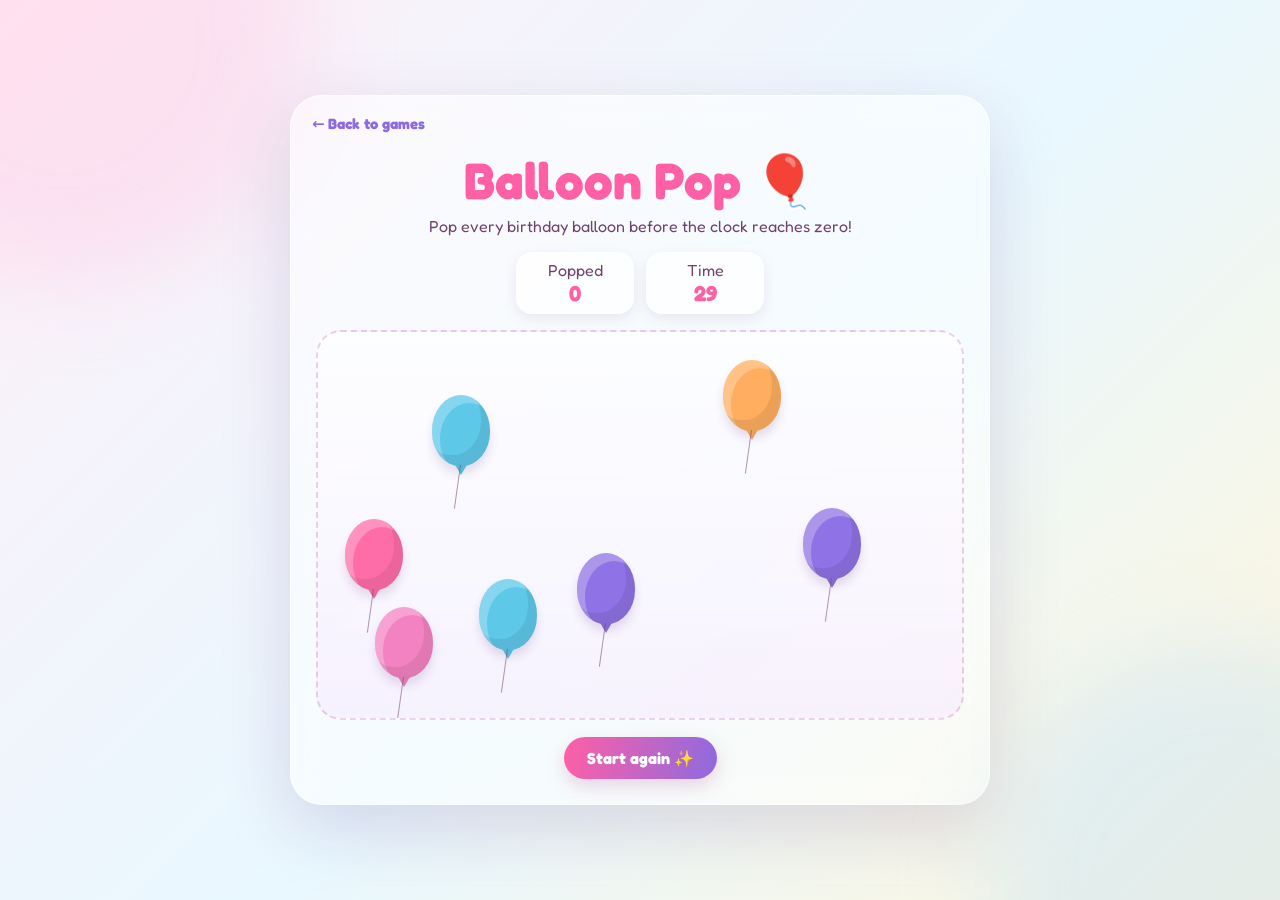
<file: balloon-pop.html>
<!DOCTYPE html>
<html lang="en">
<head>
  <meta name="color-scheme" content="only light">
  <meta charset="UTF-8">
  <meta name="viewport" content="width=device-width, initial-scale=1.0">
  <title>Birthday Balloon Pop</title>
  <link href="https://fonts.googleapis.com/css2?family=Fredoka:wght@500;600;700&display=swap" rel="stylesheet">
  <style>
    :root { --pink:#ff5fa5; --purple:#8e6ae0; --ink:#70436f; }
    * { box-sizing:border-box; }
    body { min-height:100vh; margin:0; padding:20px; display:grid; place-items:center; overflow:hidden; font-family:Fredoka,system-ui,sans-serif; color:var(--ink); background:linear-gradient(135deg,#fff0f8,#e9f8ff 54%,#fff6dc); }
    body::before,body::after { content:''; position:fixed; width:38vmax; aspect-ratio:1; border-radius:50%; filter:blur(45px); opacity:.34; pointer-events:none; }
    body::before { background:#ffc0df; left:-14vmax; top:-16vmax; } body::after { background:#b5ddff; right:-15vmax; bottom:-18vmax; }
    .card { position:relative; width:min(94vw,700px); min-height:600px; overflow:hidden; padding:25px; text-align:center; border:1px solid rgba(255,255,255,.9); border-radius:32px; background:rgba(255,255,255,.52); box-shadow:0 24px 70px rgba(105,63,132,.18); backdrop-filter:blur(12px); }
    .back { position:absolute; top:19px; left:21px; z-index:3; text-decoration:none; color:var(--purple); font-size:.93rem; font-weight:700; }
    h1 { margin:28px 0 4px; font-size:clamp(2rem,6vw,3.2rem); color:var(--pink); text-shadow:0 3px 0 #fff; }
    .intro { margin:0 0 16px; }
    .stats { display:flex; justify-content:center; gap:12px; margin-bottom:16px; }
    .stat { min-width:118px; padding:8px 15px; border-radius:16px; background:rgba(255,255,255,.75); box-shadow:0 5px 13px rgba(108,57,122,.1); }
    .stat b { display:block; color:var(--pink); font-size:1.35rem; }
    .playfield { position:relative; height:390px; overflow:hidden; border:2px dashed rgba(201,121,191,.34); border-radius:25px; background:linear-gradient(180deg,rgba(255,255,255,.7),rgba(247,232,255,.5)); }
    .balloon { position:absolute; width:58px; height:71px; padding:0; border:0; border-radius:50% 50% 48% 48%; cursor:pointer; background:var(--color); box-shadow:inset -9px -11px 0 rgba(0,0,0,.08), inset 8px 8px 0 rgba(255,255,255,.25), 0 7px 10px rgba(103,65,128,.16); animation:float var(--speed) ease-in-out infinite alternate; transition:transform .12s ease,opacity .18s ease; }
    .balloon::before { content:''; position:absolute; bottom:-9px; left:22px; border-left:7px solid transparent; border-right:7px solid transparent; border-top:12px solid var(--color); filter:brightness(.92); }
    .balloon::after { content:''; position:absolute; width:1px; height:44px; left:28px; top:70px; background:rgba(112,67,111,.55); transform:rotate(8deg); transform-origin:top; }
    .balloon:hover { transform:scale(1.1); } .balloon.pop { transform:scale(1.65); opacity:0; pointer-events:none; }
    .burst { position:absolute; z-index:2; font-size:1.6rem; pointer-events:none; animation:burst .55s ease-out forwards; }
    @keyframes float { to { margin-top:-14px; } } @keyframes burst { to { transform:translate(var(--x),var(--y)) rotate(120deg); opacity:0; } }
    .restart { margin-top:17px; border:0; border-radius:999px; padding:11px 23px; cursor:pointer; font:700 1rem Fredoka,sans-serif; color:#fff; background:linear-gradient(100deg,var(--pink),var(--purple)); box-shadow:0 7px 18px rgba(175,91,156,.25); transition:transform .2s; }
    .restart:hover { transform:translateY(-3px); }
    .message { position:absolute; inset:0; z-index:4; display:none; place-content:center; padding:30px; background:rgba(255,255,255,.84); backdrop-filter:blur(5px); }
    .message.show { display:grid; } .message h2 { margin:0; color:var(--pink); font-size:clamp(2rem,6vw,3rem); } .message p { margin:10px 0 16px; font-size:1.1rem; }
    @media (max-width:480px) { .card { min-height:570px; padding:19px 14px; } .playfield { height:360px; } h1 { margin-top:35px; } .balloon { transform:scale(.86); } }
  </style>
  <link rel="stylesheet" href="mobile-webview.css">
</head>
<body>
  <main class="card">
    <a class="back" href="games.html">&larr; Back to games</a>
    <h1>Balloon Pop 🎈</h1>
    <p class="intro">Pop every birthday balloon before the clock reaches zero!</p>
    <div class="stats"><div class="stat">Popped <b id="score">0</b></div><div class="stat">Time <b id="time">30</b></div></div>
    <section class="playfield" id="playfield" aria-label="Balloon popping game"></section>
    <button class="restart" id="restart">Start again ✨</button>
    <div class="message" id="message"><div><h2 id="result">Yay! 🎉</h2><p id="resultText"></p><button class="restart" id="playAgain">Play again</button></div></div>
  </main>
  <script>
    const field=document.getElementById('playfield'),scoreEl=document.getElementById('score'),timeEl=document.getElementById('time'),message=document.getElementById('message'),result=document.getElementById('result'),resultText=document.getElementById('resultText');
    const colors=['#ff6da8','#8f72e5','#5ec8e9','#ffae5f','#79c996','#f282c2']; let score=0,time=30,timer,spawnTimer,running=false;
    function popBurst(x,y){for(let i=0;i<7;i++){const bit=document.createElement('span');bit.className='burst';bit.textContent=['✨','💖','⭐'][i%3];bit.style.left=x+'px';bit.style.top=y+'px';bit.style.setProperty('--x',(Math.random()*100-50)+'px');bit.style.setProperty('--y',(Math.random()*100-50)+'px');field.append(bit);setTimeout(()=>bit.remove(),600)}}
    function addBalloon(){if(!running)return;const balloon=document.createElement('button');balloon.className='balloon';balloon.setAttribute('aria-label','Pop a balloon');balloon.style.setProperty('--color',colors[Math.floor(Math.random()*colors.length)]);balloon.style.setProperty('--speed',(1.1+Math.random()*1.2)+'s');balloon.style.left=(Math.random()*(field.clientWidth-64)+3)+'px';balloon.style.top=(Math.random()*(field.clientHeight-100)+12)+'px';balloon.onclick=()=>{if(!running||balloon.classList.contains('pop'))return;score++;scoreEl.textContent=score;const rect=balloon.getBoundingClientRect(),area=field.getBoundingClientRect();popBurst(rect.left-area.left+29,rect.top-area.top+34);balloon.classList.add('pop');setTimeout(()=>balloon.remove(),180)};field.append(balloon);setTimeout(()=>balloon.remove(),2600)}
    function finish(){running=false;clearInterval(timer);clearInterval(spawnTimer);result.textContent=score>=18?'Balloon superstar! 🎉':'Birthday fun! 💖';resultText.textContent='You popped '+score+' balloon'+(score===1?'':'s')+' in 30 seconds.';message.classList.add('show')}
    function start(){clearInterval(timer);clearInterval(spawnTimer);field.replaceChildren();score=0;time=30;running=true;scoreEl.textContent=score;timeEl.textContent=time;message.classList.remove('show');for(let i=0;i<5;i++)setTimeout(addBalloon,i*180);spawnTimer=setInterval(addBalloon,620);timer=setInterval(()=>{time--;timeEl.textContent=time;if(time===0)finish()},1000)}
    document.getElementById('restart').addEventListener('click',start);document.getElementById('playAgain').addEventListener('click',start);start();
  </script>
</body>
</html>
</file>
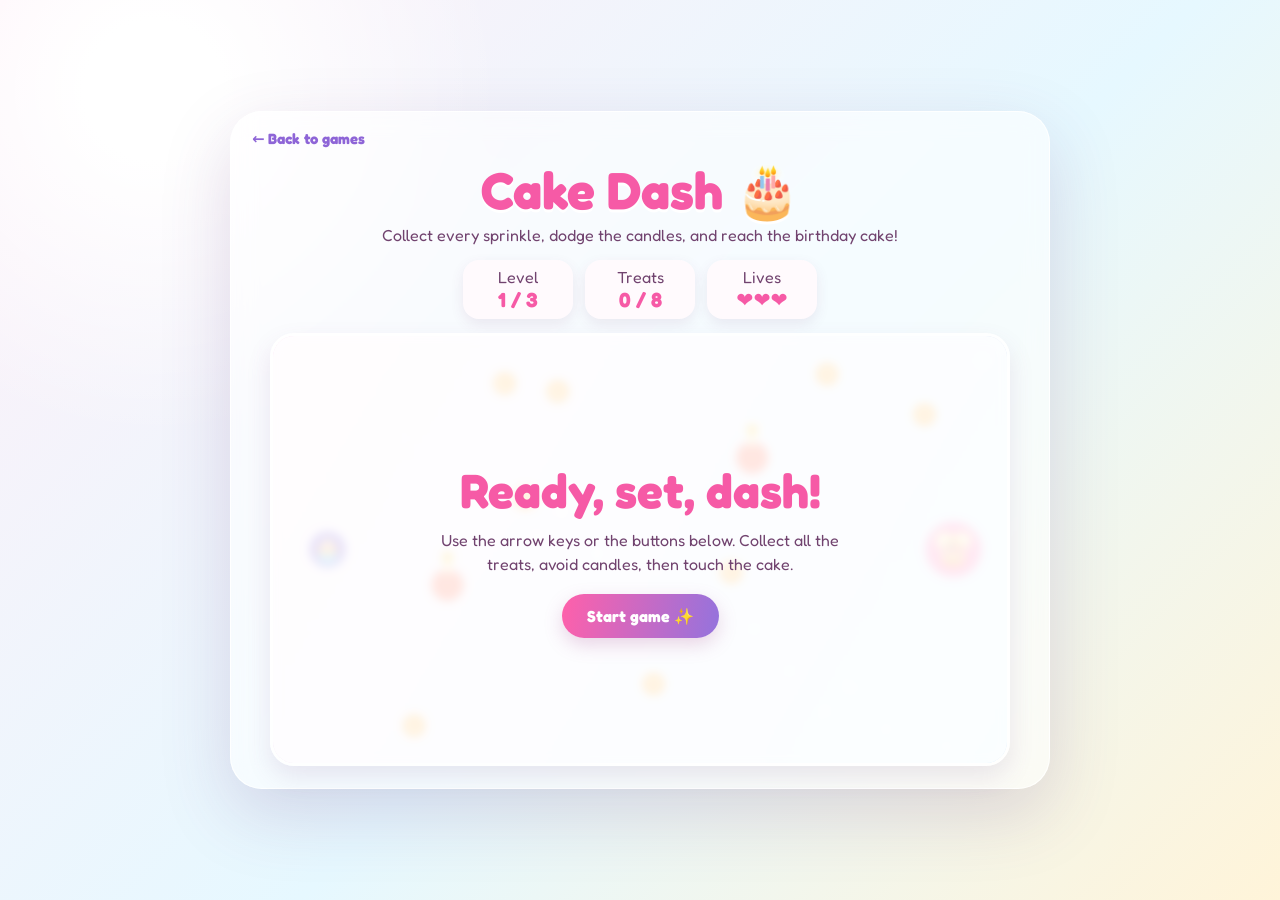
<file: cake-dash.html>
<!DOCTYPE html>
<html lang="en">
<head>
  <meta name="color-scheme" content="only light">
  <meta charset="UTF-8">
  <meta name="viewport" content="width=device-width, initial-scale=1.0">
  <title>Cake Dash</title>
  <link href="https://fonts.googleapis.com/css2?family=Fredoka:wght@500;600;700&display=swap" rel="stylesheet">
  <style>
    *{box-sizing:border-box} body{min-height:100vh;margin:0;padding:20px;display:grid;place-items:center;font-family:Fredoka,system-ui,sans-serif;color:#71436f;background:radial-gradient(circle at 12% 10%,#fff 0 5%,transparent 25%),linear-gradient(135deg,#fff0f8,#e6f8ff 55%,#fff4d9)}
    .card{width:min(96vw,820px);position:relative;padding:22px;text-align:center;border:1px solid rgba(255,255,255,.9);border-radius:32px;background:rgba(255,255,255,.58);box-shadow:0 25px 70px rgba(104,62,130,.18);backdrop-filter:blur(12px)}
    .back{position:absolute;top:18px;left:21px;color:#8e65d7;text-decoration:none;font-size:.93rem;font-weight:700}h1{margin:24px 0 3px;color:#f65aa6;font-size:clamp(2.05rem,6vw,3.25rem);text-shadow:0 3px 0 #fff}.intro{margin:0 0 15px}
    .stats{display:flex;justify-content:center;gap:12px;margin-bottom:14px}.stat{min-width:110px;padding:7px 15px;border-radius:16px;background:#fffafd;box-shadow:0 5px 13px rgba(108,57,122,.1)}.stat b{display:block;color:#f65aa6;font-size:1.28rem}
    .game-wrap{position:relative;margin:auto;width:min(100%,740px);overflow:hidden;border:3px solid rgba(255,255,255,.9);border-radius:24px;box-shadow:inset 0 0 0 2px rgba(220,142,202,.2),0 11px 25px rgba(118,78,136,.13)}canvas{display:block;width:100%;height:auto;background:#fff8fd;touch-action:none}.overlay{position:absolute;inset:0;display:grid;place-content:center;padding:28px;background:rgba(255,255,255,.79);backdrop-filter:blur(5px)}.overlay.hidden{display:none}.overlay h2{margin:0;color:#f65aa6;font-size:clamp(2rem,6vw,3rem)}.overlay p{max-width:420px;margin:10px auto 18px;line-height:1.45}.play{border:0;border-radius:999px;padding:12px 25px;cursor:pointer;color:#fff;background:linear-gradient(100deg,#ff60aa,#9473dd);font:700 1rem Fredoka,sans-serif;box-shadow:0 7px 18px rgba(175,91,156,.25);transition:transform .2s}.play:hover{transform:translateY(-3px)}
    .game-wrap,canvas,.controls,.controls button{user-select:none;-webkit-user-select:none;-webkit-touch-callout:none}.controls{display:flex;justify-content:center;gap:10px;margin-top:14px}.controls button{width:53px;height:45px;border:0;border-radius:15px;cursor:pointer;color:#7a4d80;background:rgba(255,255,255,.82);box-shadow:0 5px 12px rgba(108,57,122,.12);font-size:1.35rem;touch-action:none}.controls button:active{transform:translateY(2px);background:#fff0f8}@media(min-width:700px){.controls{display:none}}@media(max-width:480px){body{padding:10px}.card{padding:16px 10px;border-radius:24px}h1{margin-top:42px}.stats{gap:7px}.stat{min-width:88px;padding:6px 8px}.game-wrap{border-radius:18px}}
  </style>
  <link rel="stylesheet" href="mobile-webview.css">
</head>
<body><main class="card"><a class="back" href="games.html">&larr; Back to games</a><h1>Cake Dash 🎂</h1><p class="intro">Collect every sprinkle, dodge the candles, and reach the birthday cake!</p><div class="stats"><div class="stat">Level <b id="level">1 / 3</b></div><div class="stat">Treats <b id="treats">0 / 10</b></div><div class="stat">Lives <b id="lives">❤❤❤</b></div></div><div class="game-wrap"><canvas id="game" width="740" height="430" aria-label="Cake Dash game"></canvas><div class="overlay" id="overlay"><div><h2 id="overlayTitle">Ready, set, dash!</h2><p id="overlayText">Use the arrow keys or the buttons below. Collect all the treats, avoid candles, then touch the cake.</p><button class="play" id="play">Start game ✨</button></div></div></div><div class="controls" aria-label="Game controls"><button data-key="ArrowLeft" aria-label="Move left">←</button><button data-key="ArrowUp" aria-label="Move up">↑</button><button data-key="ArrowDown" aria-label="Move down">↓</button><button data-key="ArrowRight" aria-label="Move right">→</button></div></main>
<script>
const c=document.getElementById('game'),x=c.getContext('2d'),overlay=document.getElementById('overlay'),title=document.getElementById('overlayTitle'),copy=document.getElementById('overlayText'),play=document.getElementById('play'),levelEl=document.getElementById('level'),treatsEl=document.getElementById('treats'),livesEl=document.getElementById('lives');
const W=c.width,H=c.height,keys={},levels=[{count:8,speed:1.25},{count:11,speed:1.65},{count:14,speed:2.05}];let level=0,player,items,enemies,cake,lives,running,flash,raf;
function rand(a,b){return a+Math.random()*(b-a)}function dist(a,b){return Math.hypot(a.x-b.x,a.y-b.y)}function setup(){const cfg=levels[level];player={x:55,y:H/2,r:18,inv:0};lives=3;items=Array.from({length:cfg.count},()=>({x:rand(90,W-80),y:rand(35,H-35),r:11,taken:false}));enemies=Array.from({length:level+2},(_,i)=>({x:rand(170,W-100),y:rand(50,H-50),r:16,vx:(Math.random()>.5?1:-1)*cfg.speed*(.8+Math.random()*.4),vy:(Math.random()>.5?1:-1)*cfg.speed*(.8+Math.random()*.4)}));cake={x:W-54,y:H/2,r:28};updateStats()}
function updateStats(){levelEl.textContent=(level+1)+' / 3';treatsEl.textContent=items.filter(i=>i.taken).length+' / '+items.length;livesEl.textContent='❤'.repeat(lives)+'♡'.repeat(3-lives)}
function circle(a,color){x.beginPath();x.arc(a.x,a.y,a.r,0,Math.PI*2);x.fillStyle=color;x.fill()}function draw(){x.clearRect(0,0,W,H);const bg=x.createLinearGradient(0,0,W,H);bg.addColorStop(0,'#fff3fb');bg.addColorStop(1,'#e8f8ff');x.fillStyle=bg;x.fillRect(0,0,W,H);for(let i=0;i<22;i++){x.fillStyle='rgba(255,255,255,.65)';x.beginPath();x.arc((i*97)%W,(i*59)%H,2+(i%4),0,7);x.fill()}items.forEach(i=>{if(!i.taken){circle(i,'#ffbc55');x.fillStyle='#fff';x.font='16px sans-serif';x.fillText('✦',i.x-7,i.y+6)}});x.save();x.translate(cake.x,cake.y);circle({x:0,y:0,r:28},'#ff94c5');circle({x:-9,y:-9,r:9},'#fff5c7');circle({x:9,y:-9,r:9},'#fff5c7');x.fillStyle='#71436f';x.font='27px sans-serif';x.fillText('🎂',-17,10);x.restore();enemies.forEach(e=>{circle(e,'#ff8c74');x.fillStyle='#fff5bf';x.fillRect(e.x-3,e.y-25,6,14);x.fillStyle='#ffcc38';x.beginPath();x.arc(e.x,e.y-28,5,0,7);x.fill()});if(!player.inv||Math.floor(player.inv/5)%2===0){circle(player,'#8e72df');x.fillStyle='#fff';x.font='24px sans-serif';x.fillText('🧁',player.x-15,player.y+9)}if(flash>0){x.fillStyle='rgba(255,95,165,'+(flash/16)+')';x.fillRect(0,0,W,H)}}
function tick(){if(!running)return;const sp=4.1;if(keys.ArrowLeft)player.x-=sp;if(keys.ArrowRight)player.x+=sp;if(keys.ArrowUp)player.y-=sp;if(keys.ArrowDown)player.y+=sp;player.x=Math.max(player.r,Math.min(W-player.r,player.x));player.y=Math.max(player.r,Math.min(H-player.r,player.y));enemies.forEach(e=>{e.x+=e.vx;e.y+=e.vy;if(e.x<e.r||e.x>W-e.r)e.vx*=-1;if(e.y<e.r||e.y>H-e.r)e.vy*=-1});items.forEach(i=>{if(!i.taken&&dist(player,i)<player.r+i.r){i.taken=true;updateStats()}});if(player.inv>0)player.inv--;if(flash>0)flash--;if(player.inv===0&&enemies.some(e=>dist(player,e)<player.r+e.r-4)){lives--;player.inv=70;flash=16;updateStats();if(lives===0)return end('Oh no—those candles got you!','Give it another dash. Every great birthday hero needs a retry.')}if(items.every(i=>i.taken)&&dist(player,cake)<player.r+cake.r){if(level===2){level=0;return end('You made the birthday cake! 🎉','Three levels cleared. You are officially the Sprinkle Champion!')}level++;setup();showBetween('Level '+(level+1)+'!','More treats, faster candles. You have got this!')}draw();raf=requestAnimationFrame(tick)}
function showBetween(t,p){running=false;title.textContent=t;copy.textContent=p;play.textContent='Continue →';overlay.classList.remove('hidden')}function end(t,p){running=false;cancelAnimationFrame(raf);title.textContent=t;copy.textContent=p;play.textContent='Play again ✨';overlay.classList.remove('hidden')}function start(){if(level>2)level=0;setup();overlay.classList.add('hidden');running=true;cancelAnimationFrame(raf);tick()}play.onclick=start;addEventListener('keydown',e=>{if(['ArrowLeft','ArrowRight','ArrowUp','ArrowDown'].includes(e.key)){keys[e.key]=true;e.preventDefault()}});addEventListener('keyup',e=>keys[e.key]=false);document.querySelectorAll('[data-key]').forEach(b=>{const k=b.dataset.key;b.addEventListener('pointerdown',e=>{keys[k]=true;e.preventDefault()});['pointerup','pointerleave','pointercancel'].forEach(evt=>b.addEventListener(evt,()=>keys[k]=false));b.addEventListener('contextmenu',e=>e.preventDefault())});c.addEventListener('contextmenu',e=>e.preventDefault());setup();draw();
</script></body></html>
</file>
<file: mobile-webview.css>
:root {
  color-scheme: only light;
}

/* Allow native vertical scrolling across mobile devices and webviews */
html {
    min-height: 100%;
    color-scheme: light only;
    -webkit-text-size-adjust: 100%;
    text-size-adjust: 100%;
    background: #fff0fa;
    overflow-x: hidden !important;
    overflow-y: auto !important;
    -webkit-overflow-scrolling: touch !important;
    touch-action: pan-y !important;
}

body {
    min-height: 100vh;
    min-height: 100dvh;
    overflow-x: hidden !important;
    overflow-y: auto !important;
    -webkit-overflow-scrolling: touch !important;
    touch-action: pan-y !important;
    -webkit-tap-highlight-color: transparent;
}

/* Allow buttons to take normal tap inputs without hijacking touch scroll drag */
a, button, input, select, textarea {
    -webkit-tap-highlight-color: transparent;
    touch-action: manipulation;
}

img, picture, video, canvas, svg { max-width: 100%; }

button, [role="button"], input, select, textarea { font: inherit; }

@media (hover: none) and (pointer: coarse) {
    * { cursor: auto !important; }
    .cursor, .custom-cursor { display: none !important; }
}

@media (max-width: 480px) {
    .music-toggle { top: max(14px, env(safe-area-inset-top)); right: max(14px, env(safe-area-inset-right)); }
    .back-btn, .nav-back { top: max(14px, env(safe-area-inset-top)); left: max(14px, env(safe-area-inset-left)); }
    .nav-back.games-nav { top: auto; bottom: max(14px, env(safe-area-inset-bottom)); }
}

/* Phone layout */
@media (max-width: 600px) {
    body {
        min-height: 100dvh;
        padding-left: max(12px, env(safe-area-inset-left));
        padding-right: max(12px, env(safe-area-inset-right));
    }

    h1 { font-size: clamp(1.75rem, 8vw, 2.45rem) !important; line-height: 1.12; }
    h2 { font-size: clamp(1.3rem, 6vw, 1.8rem); line-height: 1.2; }
    p, .intro, .instruction, .prompt { font-size: clamp(.94rem, 4vw, 1.05rem); line-height: 1.5; }

    button,
    .cta-button,
    .action-btn,
    .shuffle-button,
    .next-btn,
    .goodbye-btn,
    .share-btn,
    .spin,
    .new,
    .btn,
    .play {
        min-height: 44px;
        max-width: 100%;
        line-height: 1.2;
    }

    .back-btn, .nav-back, .back {
        top: max(12px, env(safe-area-inset-top));
        left: max(12px, env(safe-area-inset-left));
        min-height: 44px;
        max-width: calc(100vw - 24px - env(safe-area-inset-left) - env(safe-area-inset-right));
    }

    .card > .back + h1, .card > .back-btn + h1 { margin-top: 56px; }

    .music-toggle {
        top: max(12px, env(safe-area-inset-top));
        right: max(12px, env(safe-area-inset-right));
        width: 44px;
        height: 44px;
    }

    .btn-group, .buttons, .instructions, .countdown-timer {
        flex-wrap: wrap;
        justify-content: center;
    }

    .btn-group > *, .buttons > * { flex: 1 1 140px; }

    #playground { height: min(48dvh, 310px); }

    body { background-attachment: scroll !important; }
    .gif-overlay img { width: 100%; height: auto; object-fit: cover; }
}

@media (max-width: 380px) {
    body { padding-left: max(8px, env(safe-area-inset-left)); padding-right: max(8px, env(safe-area-inset-right)); }
    .cake-card, .birthday-content, .password-card, .card { border-radius: 22px; }
    .countdown-timer { gap: .65rem; }
    .countdown-item { min-width: 66px; padding: .8rem .65rem; }
    .countdown-number { font-size: 2rem; }
}

@media (prefers-reduced-motion: reduce) {
    *, *::before, *::after {
        animation-duration: .01ms !important;
        animation-iteration-count: 1 !important;
        transition-duration: .01ms !important;
        scroll-behavior: auto !important;
    }
}
</file>
